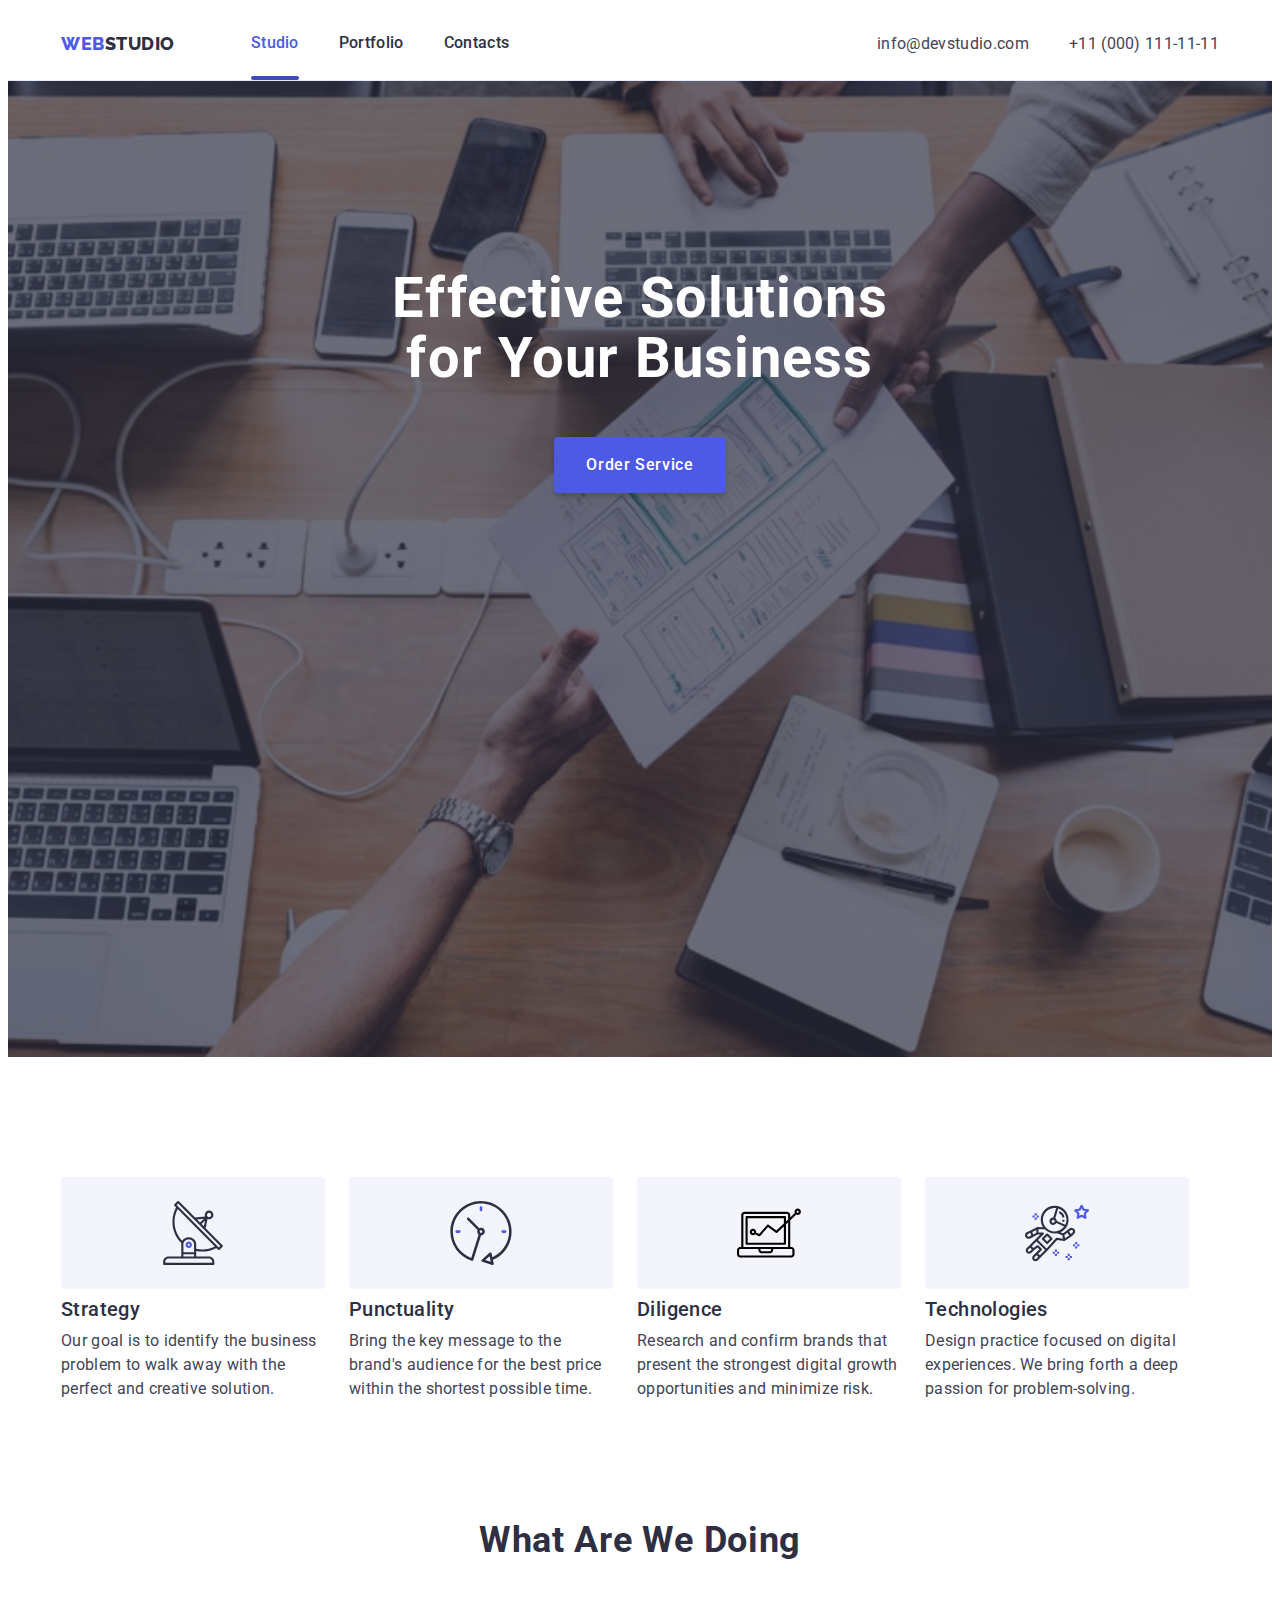
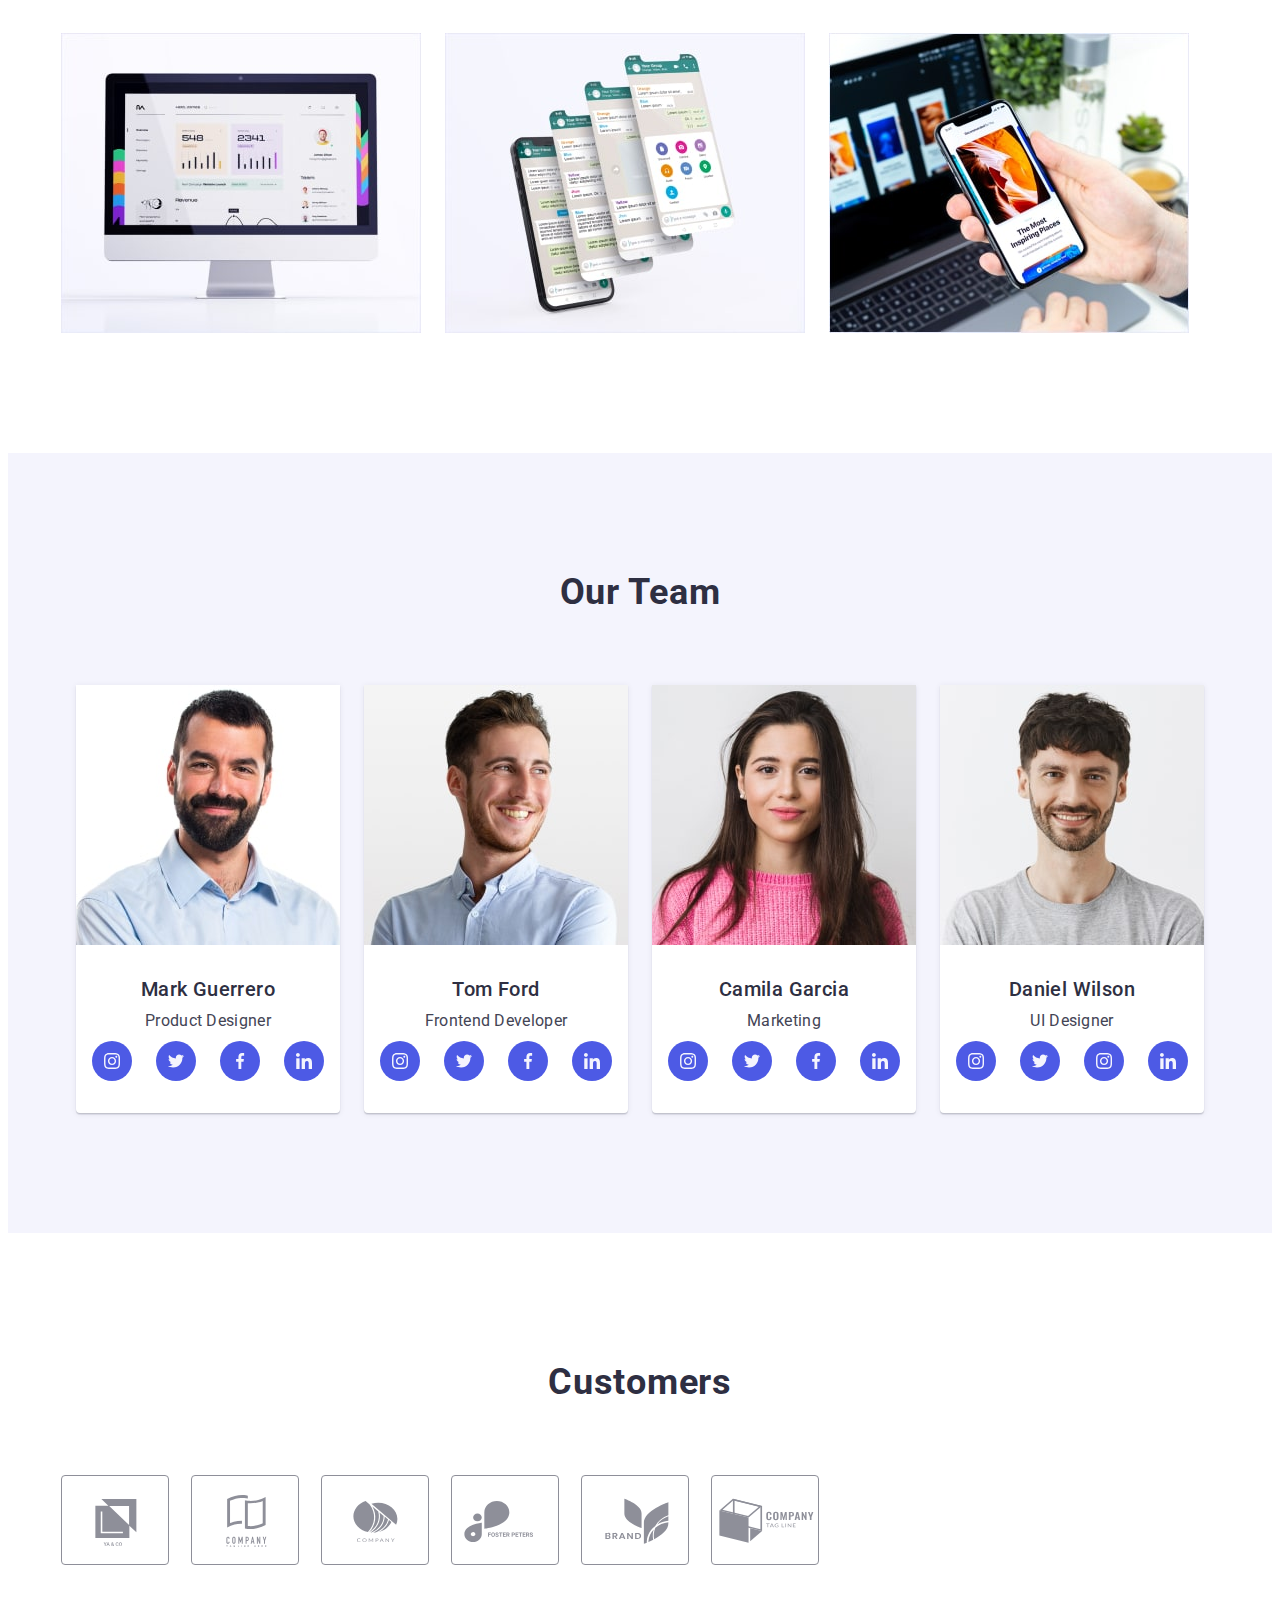
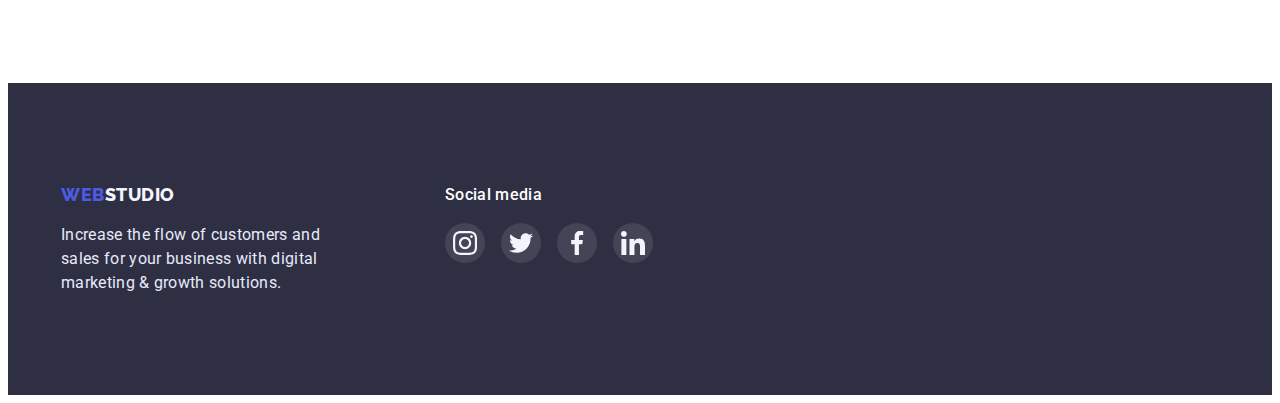
<file: index.html>
<!DOCTYPE html>
<html lang="en">
  <head>
    <meta charset="UTF-8" />
    <meta http-equiv="X-UA-Compatible" content="IE=edge" />
    <meta name="viewport" content="width=device-width, initial-scale=1.0" />
    <title>WebStudio</title>
    <link rel="stylesheet" href="https://cdnjs.cloudflare.com/ajax/libs/modern-normalize/1.1.0/modern-normalize.min.css" integrity="sha512-wpPYUAdjBVSE4KJnH1VR1HeZfpl1ub8YT/NKx4PuQ5NmX2tKuGu6U/JRp5y+Y8XG2tV+wKQpNHVUX03MfMFn9Q==" crossorigin="anonymous" referrerpolicy="no-referrer" />
    <link rel="preconnect" href="https://fonts.googleapis.com">
    <link rel="preconnect" href="https://fonts.gstatic.com" crossorigin>
    <link href="https://fonts.googleapis.com/css2?family=Raleway:wght@800&family=Roboto:wght@400;500;700;900&display=swap"
      rel="stylesheet">
    <link rel="stylesheet" href="./css/styles.css">
  </head>
  <body>
    <header class="header">
      <div class="container header-div">
        <nav class="nav-header">
          <a class="logo" href="./index.html"><span class="header-logo">Web</span>Studio</a>
          <ul class="menu ">
            <li class="menu-item">
              <a class="menu-list current line " href="./index.html">Studio</a>
            </li>
            <li class="menu-item">
              <a class="menu-list line" href="./portfolio.html">Portfolio</a>
            </li>
            <li class="menu-item">
              <a class="menu-list line" href="./contacts.html">Contacts</a>
            </li>
          </ul>
        </nav>
        <address class="address">
          <ul class="address-list">
            <li class="address-item">
              <a class="address-link-text" href="mailto:info@devstudio.com">info@devstudio.com</a>
            </li>
            <li class="address-item">
              <a class="address-link-text" href="tel:+110001111111">+11 (000) 111-11-11</a>
            </li>
          </ul>
        </address>
      </div>
    </header>
    <main>
      <section class="hero overlay">
        <div class="container">
          <h1 class="title-hero">Effective Solutions for Your Business</h1>
          <button class="btn-hero" data-modal-open type="button">Order Service</button>
        </div>
      </section>
      <section class="features">
        <div class="container">
          <h2 class="visually-hidden">Features</h2>
          <ul class="list-text">
            <li class="features-item icon-group">
              <div class="features-svg">
                <svg class="antenna" width="64" height="64">
                  <use href="./images/sprite.svg#icon-group"></use>
                </svg>
              </div>
              <h3 class="features-title">Strategy</h3>
              <p class="features-text">
                Our goal is to identify the business problem to walk away with the perfect and creative solution.
              </p>
            </li>
            <li class="features-item icon-time">
              <div class="features-svg">
                <svg class="clock" width="64" height="64">
                  <use href="./images/sprite.svg#icon-clock">
                  </use>
                </svg>
              </div>
              <h3 class="features-title">Punctuality</h3>
              <p class="features-text">
                Bring the key message to the brand's audience for the best price within the shortest possible time.
              </p>
            </li>
            <li class="features-item icon-comp">
              <div class="features-svg">
                <svg class="vector" width="64" height="64">
                  <use href="./images/sprite.svg#icon-vector"></use>
                </svg>
              </div>
              <h3 class="features-title">Diligence</h3>
              <p class="features-text">
                Research and confirm brands that present the strongest digital growth opportunities and minimize risk.
              </p>
            </li>
            <li class="features-item icon-astronaut">
              <div class="features-svg">
                <svg class="astronaut" width="64" height="64">
                  <use href="./images/sprite.svg#icon-astronaut"></use>
                </svg>
              </div>
              <h3 class="features-title">Technologies</h3>
              <p class="features-text">
                Design practice focused on digital experiences. We bring forth a deep passion for problem-solving.
              </p>
            </li>
          </ul>
        </div>
      </section>
      <section class="target">
        <div class="container">
          <h2 class="title-section">What are we doing</h2>
          <ul class="target-img">
            <li class="target-item">
              <img class="pfoto-img" src="./images/img1.jpg" alt="Desktop photo" class="target-img-block" width="360" />
            </li>
            <li class="target-item">
              <img class="pfoto-img" src="./images/img2.jpg" alt="Mobile photo" lass="target-img-block" width="360" />
            </li>
            <li class="target-item">
              <img class="photo-img" src="./images/img3.jpg" alt="Desktop and photo" lass="target-img-block" width="360" />
            </li>
          </ul>
        </div>
      </section>
      <section class="our-team">
        <div class="container">
          <h2 class="title-section">Our team</h2>
          <ul class="team-list">
            <li class="team-items">
              <img src="./images/img4.jpg" alt="Product Designer photo" width="264" />
              <div class="title-div">
                <h3 class="team-subtitle">Mark Guerrero</h3>
                <p class="text-team">Product Designer</p>
                <ul class="social-team-list">
                  <li class="social-team-list-item">
                    <a href="" class="social-team-link" target="_blank" rel="noopener no-referrer">
                      <svg class="social-team-icon" height="16" width="16">
                        <use href="./images/sprite.svg#icon-instagram"></use>
                      </svg>
                    </a>
                  </li>
                  <li class="social-team-list-item">
                    <a href="" class="social-team-link" target="_blank" rel="noopener no-referrer">
                      <svg class="social-team-icon" height="16" width="16">
                        <use href="./images/sprite.svg#icon-twitter"></use>
                      </svg>
                    </a>
                  </li>
                  <li class="social-team-list-item">
                    <a href="" class="social-team-link" target="_blank" rel="noopener no-referrer">
                      <svg class="social-team-icon" height="16" width="16">
                        <use href="./images/sprite.svg#icon-facebook"></use>
                      </svg>
                    </a>
                  </li>
                  <li class="social-team-list-item">
                    <a href="" class="social-team-link" target="_blank" rel="noopener no-referrer">
                      <svg class="social-team-icon" height="16" width="16">
                        <use href="./images/sprite.svg#icon-linkedin"></use>
                      </svg>
                    </a>
                  </li>
                </ul>
              </div>
            </li>
            <li class="team-items">
              <img src="./images/img5.jpg" alt="Frontend Developer photo" width="264" />
              <div class="title-div">
                <h3 class="team-subtitle">Tom Ford</h3>
                <p class="text-team">Frontend Developer</p>
                <ul class="social-team-list">
                  <li class="social-team-list-item">
                    <a href="" class="social-team-link" target="_blank" rel="noopener no-referrer">
                      <svg class="social-team-icon" height="16" width="16">
                        <use href="./images/sprite.svg#icon-instagram"></use>
                      </svg>
                    </a>
                  </li>
                  <li class="social-team-list-item">
                    <a href=""class="social-team-link" target="_blank" rel="noopener no-referrer">
                      <svg class="social-team-icon" height="16" width="16">
                        <use href="./images/sprite.svg#icon-twitter"></use>
                      </svg>
                    </a>
                  </li>
                  <li class="social-team-list-item">
                    <a href="" class="social-team-link" target="_blank" rel="noopener no-referrer">
                      <svg class="social-team-icon" height="16" width="16">
                        <use href="./images/sprite.svg#icon-facebook"></use>
                      </svg>
                    </a>
                  </li>
                  <li class="social-team-list-item">
                    <a href="" class="social-team-link" target="_blank" rel="noopener no-referrer">
                      <svg class="social-team-icon" height="16" width="16">
                        <use href="./images/sprite.svg#icon-linkedin"></use>
                      </svg>
                    </a>
                  </li>
                </ul>
              </div>
            </li>
            <li class="team-items">
              <img src="./images/img6.jpg" alt="Marketing employee photo" width="264" />
              <div class="title-div">
                <h3 class="team-subtitle"">Camila Garcia</h3>
                <p class="text-team">Marketing</p>
                <ul class="social-team-list">
                  <li class="social-team-list-item">
                    <a href="" class="social-team-link" target="_blank" rel="noopener no-referrer">
                      <svg class="social-team-icon" height="16" width="16">
                        <use href="./images/sprite.svg#icon-instagram"></use>
                      </svg>
                    </a>
                  </li>
                  <li class="social-team-list-item">
                    <a href=""class="social-team-link" target="_blank" rel="noopener no-referrer">
                      <svg class="social-team-icon" height="16" width="16">
                        <use href="./images/sprite.svg#icon-twitter"></use>
                      </svg>
                    </a>
                  </li>
                  <li class="social-team-list-item">
                    <a href="" class="social-team-link" target="_blank" rel="noopener no-referrer">
                      <svg class="social-team-icon" height="16" width="16">
                        <use href="./images/sprite.svg#icon-facebook"></use>
                      </svg>
                    </a>
                  </li>
                  <li class="social-team-list-item">
                    <a href="" class="social-team-link" target="_blank" rel="noopener no-referrer">
                      <svg class="social-team-icon" height="16" width="16">
                        <use href="./images/sprite.svg#icon-linkedin"></use>
                      </svg>
                    </a>
                  </li>
                </ul>
              </div>
            </li>
            <li class="team-items">
              <img src="./images/img7.jpg" alt="UI Designer photo" width="264" />
              <div class="title-div">
                <h3 class="team-subtitle"">Daniel Wilson</h3>
                <p class="text-team">UI Designer</p>
                <ul class="social-team-list">
                  <li class="social-team-list-item">
                    <a href="" class="social-team-link" target="_blank" rel="noopener no-referrer">
                      <svg class="social-team-icon" height="16" width="16">
                        <use href="./images/sprite.svg#icon-instagram"></use>
                      </svg>
                    </a>
                  </li>
                  <li class="social-team-list-item">
                    <a href="" class="social-team-link" target="_blank" rel="noopener no-referrer">
                      <svg class="social-team-icon" height="16" width="16">
                        <use href="./images/sprite.svg#icon-twitter"></use>
                      </svg>
                    </a>
                  </li>
                  <li class="social-team-list-item">
                    <a href="" class="social-team-link" target="_blank" rel="noopener no-referrer">
                      <svg class="social-icon" height="16" width="16">
                        <use href="./images/sprite.svg#icon-instagram"></use>
                      </svg>
                    </a>
                  </li>
                  <li class="social-team-list-item">
                    <a href="" class="social-team-link" target="_blank" rel="noopener no-referrer">
                      <svg class="social-icon" height="16" width="16">
                        <use href="./images/sprite.svg#icon-linkedin"></use>
                      </svg>
                    </a>
                  </li>
                </ul>
              </div>
            </li>
          </ul>
        </div>
      </section>
      <section class="customers">
        <div class="container">
          <h2 class="title-section">Customers</h2>
          <ul class="social-customers-list">
            <li class="social-customers-list-item">
              <a href="" class="social-customers-link" target="_blank" rel="noopener no-referrer">
                <svg class="social-icon" height="56" width="104">
                  <use href="./images/sprite.svg#icon-Logo-YA--CO"></use>
                </svg>
              </a>
            </li>
            <li class="social-customers-list-item">
              <a href=""class="social-customers-link" target="_blank" rel="noopener no-referrer">
                <svg class="social-icon" height="56" width="104">
                  <use href="./images/sprite.svg#icon-Logo-TAGLINE"></use>
                </svg>
              </a>
            </li>
              <li class="social-customers-list-item">
              <a href="" class="social-customers-link" target="_blank" rel="noopener no-referrer">
                <svg class="social-icon" height="56" width="104">
                  <use href="./images/sprite.svg#icon-Logo-COMPANY"></use>
                </svg>
              </a>
            </li>
            <li class="social-customers-list-item">
              <a href="" class="social-customers-link" target="_blank" rel="noopener no-referrer">
                <svg class="social-icon" height="56" width="104">
                  <use href="./images/sprite.svg#icon-Logo-FOSTER-PETERS"></use>
                </svg>
              </a>
            </li>
            <li class="social-customers-list-item">
              <a href="" class="social-customers-link" target="_blank" rel="noopener no-referrer">
                <svg class="social-icon" height="56" width="104">
                  <use href="./images/sprite.svg#icon-Logo-BRAND"></use>
                </svg>
              </a>
            </li>
            <li class="social-customers-list-item">
              <a href="" class="social-customers-link" target="_blank" rel="noopener no-referrer">
                <svg class="social-icon" height="56" width="104">
                  <use href="./images/sprite.svg#icon-Logo-TAG-LINE"></use>
                </svg>
              </a>
            </li>
          </ul>
        </div>
      </section>
    </main>
    <footer class="footer">
      <div class="container container-wrap">
        <div class="container-left">
          <a class="logo-footer" href="./index.html"><span class="begin-logo">Web</span>Studio</a>
          <p class="text-footer">
            Increase the flow of customers and sales for your business with digital marketing & growth solutions.
          </p>
        </div>
        <div class="container-right">
          <p class="text-social">Social media</p>
          <ul class="social-div-list">
            <li class="social-div-list-item">
              <a href="" class="social-link-footer" target="_blank" rel="noopener no-referrer">
                <svg class="social-icon" height="24" width="24">
                  <use href="./images/sprite.svg#icon-instagram"></use>
                </svg>
              </a>
            </li>
            <li class="social-div-list-item">
              <a href="" class="social-link-footer" target="_blank" rel="noopener no-referrer">
                <svg class="social-icon" height="24" width="24">
                  <use href="./images/sprite.svg#icon-twitter"></use>
                </svg>
              </a>
            </li>
            <li class="social-div-list-item">
              <a href="" class="social-link-footer" target="_blank" rel="noopener no-referrer">
                <svg class="social-icon" height="24" width="24">
                  <use href="./images/sprite.svg#icon-facebook"></use>
                </svg>
              </a>
            </li>
            <li class="social-div-list-item">
              <a href=""class="social-link-footer" target="_blank" rel="noopener no-referrer">
                <svg class="social-icon" height="24" width="24">
                  <use href="./images/sprite.svg#icon-linkedin"></use>
                </svg>
              </a>
            </li>
          </ul>
        </div>
      </div>
    </footer>
    <div  class="backdrop is-hidden" data-modal>
      <div class="modal">
        <button type="button" class="modal-btn" data-modal-close >
          <svg class="modal-svg"  width="8" height="8">
            <use href="./images/sprite.svg#icon-Close-Modal"></use>
          </svg></button>
          <!-- <p class="modal-title">Leave your contacts and we will call you back</p> -->
      </div> 
    </div>
    <script src="./js/modal.js"></script>
  </body>
  </html>
</file>
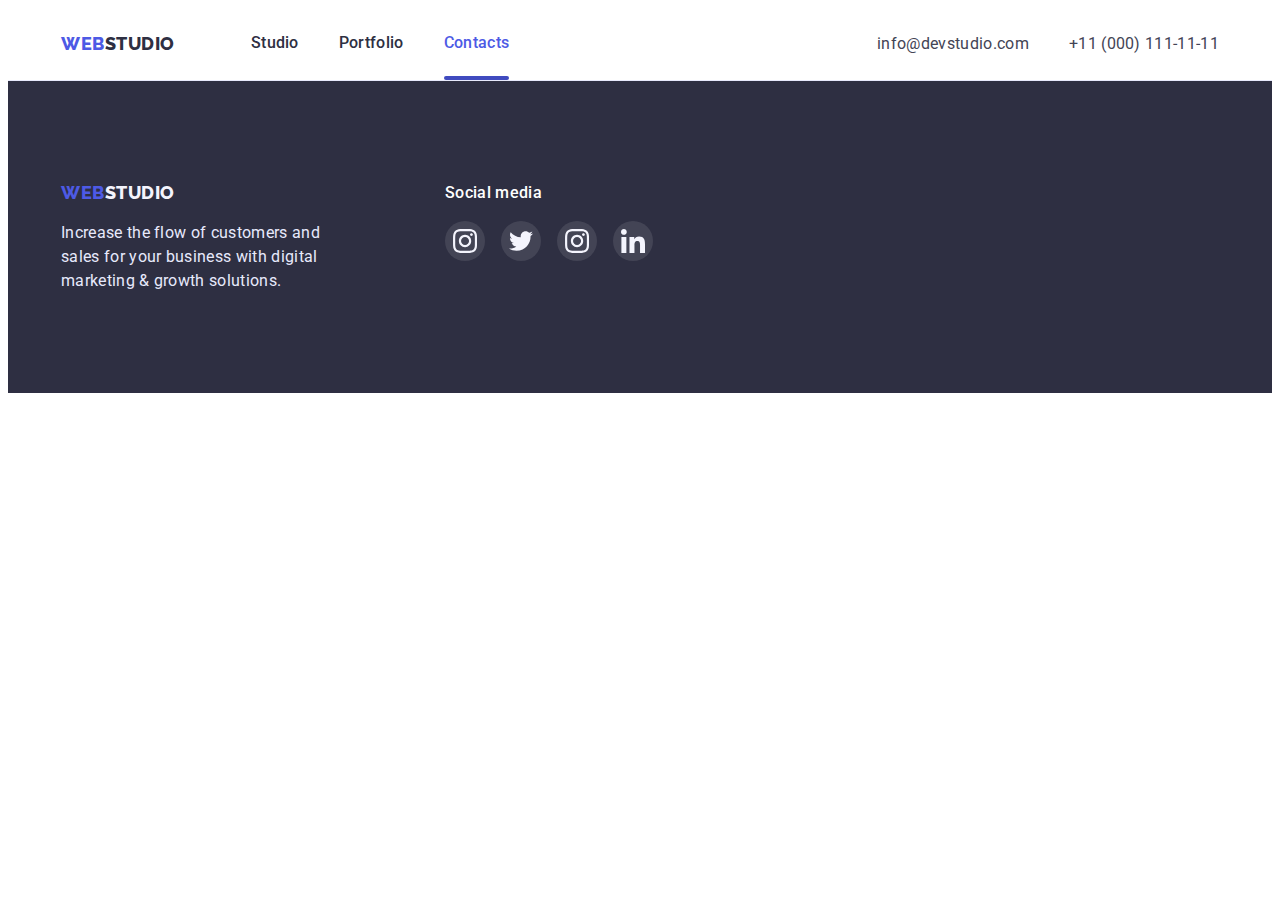
<file: contacts.html>
<!DOCTYPE html>
<html lang="en">
  <head>
    <meta charset="UTF-8" />
    <meta http-equiv="X-UA-Compatible" content="IE=edge" />
    <meta name="viewport" content="width=device-width, initial-scale=1.0" />
    <title>WebStudio</title>
    <link
      rel="stylesheet"
      href="https://cdnjs.cloudflare.com/ajax/libs/modern-normalize/1.1.0/modern-normalize.min.css"
      integrity="sha512-wpPYUAdjBVSE4KJnH1VR1HeZfpl1ub8YT/NKx4PuQ5NmX2tKuGu6U/JRp5y+Y8XG2tV+wKQpNHVUX03MfMFn9Q=="
      crossorigin="anonymous"
      referrerpolicy="no-referrer"
    />
    <link rel="preconnect" href="https://fonts.googleapis.com" />
    <link rel="preconnect" href="https://fonts.gstatic.com" crossorigin />
    <link
      href="https://fonts.googleapis.com/css2?family=Raleway:wght@800&family=Roboto:wght@400;500;700;900&display=swap"
      rel="stylesheet"
    />
    <link rel="stylesheet" href="./css/styles.css" />
  </head>
  <body>
    <header class="header">
      <div class="container header-div">
        <nav class="nav-header">
          <a class="logo" href="./index.html"
            ><span class="header-logo">Web</span>Studio</a
          >
          <ul class="menu">
            <li class="menu-item">
              <a class="menu-list line" href="./index.html">Studio</a>
            </li>
            <li class="menu-item">
              <a class="menu-list line" href="./portfolio.html">Portfolio</a>
            </li>
            <li class="menu-item">
              <a class="menu-list current line" href="./contacts.html">Contacts</a>
            </li>
          </ul>
        </nav>
        <address class="address">
          <ul class="address-list">
            <li class="address-item">
              <a class="address-link-text" href="mailto:info@devstudio.com"
                >info@devstudio.com</a
              >
            </li>
            <li class="address-item">
              <a class="address-link-text" href="tel:+110001111111"
                >+11 (000) 111-11-11</a
              >
            </li>
          </ul>
        </address>
      </div>
    </header>
    <main>
    
    </main>
     <footer class="footer">
      <div class="container container-wrap">
        <div class="container-left">
          <a class="logo-footer" href="./index.html"><span class="begin-logo">Web</span>Studio</a>
          <p class="text-footer">
            Increase the flow of customers and sales for your business with digital marketing & growth solutions.
          </p>
        </div>
        <div class="container-right">
          <p class="text-social">Social media</p>
          <ul class="social-div-list">
            <li class="social-div-list-item">
              <a href="" class="social-link-footer" target="_blank" rel="noopener no-referrer">
                <svg class="social-icon" height="24" width="24">
                  <use href="./images/sprite.svg#icon-instagram"></use>
                </svg>
              </a>
            </li>
            <li class="social-div-list-item">
              <a href="" class="social-link-footer" target="_blank" rel="noopener no-referrer">
                <svg class="social-icon" height="24" width="24">
                  <use href="./images/sprite.svg#icon-twitter"></use>
                </svg>
              </a>
            </li>
            <li class="social-div-list-item">
              <a href="" class="social-link-footer" target="_blank" rel="noopener no-referrer">
                <svg class="social-icon" height="24" width="24">
                  <use href="./images/sprite.svg#icon-instagram"></use>
                </svg>
              </a>
            </li>
            <li class="social-div-list-item">
              <a href=""class="social-link-footer" target="_blank" rel="noopener no-referrer">
                <svg class="social-icon" height="24" width="24">
                  <use href="./images/sprite.svg#icon-linkedin"></use>
                </svg>
              </a>
            </li>
          </ul>
        </div>
      </div>
    </footer>
  </body>
  </html> 
  </body>
</html>
</file>
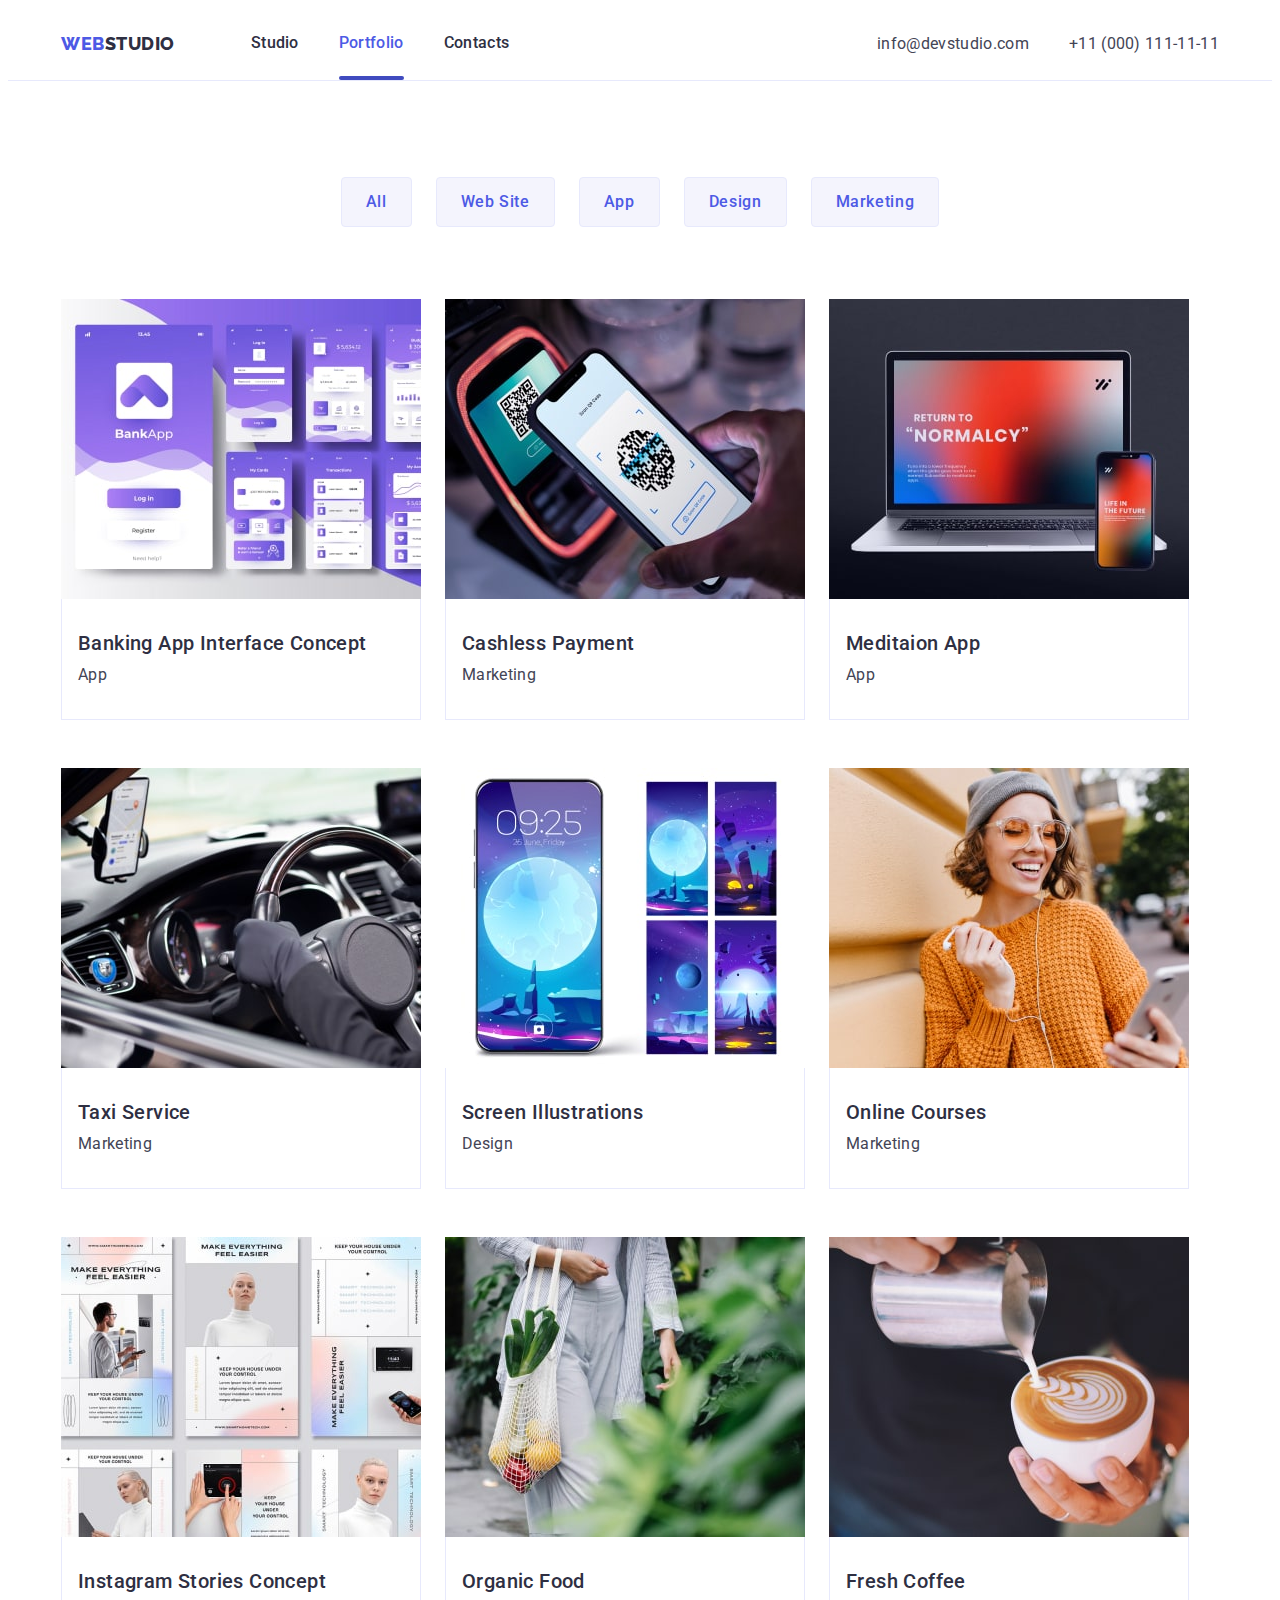
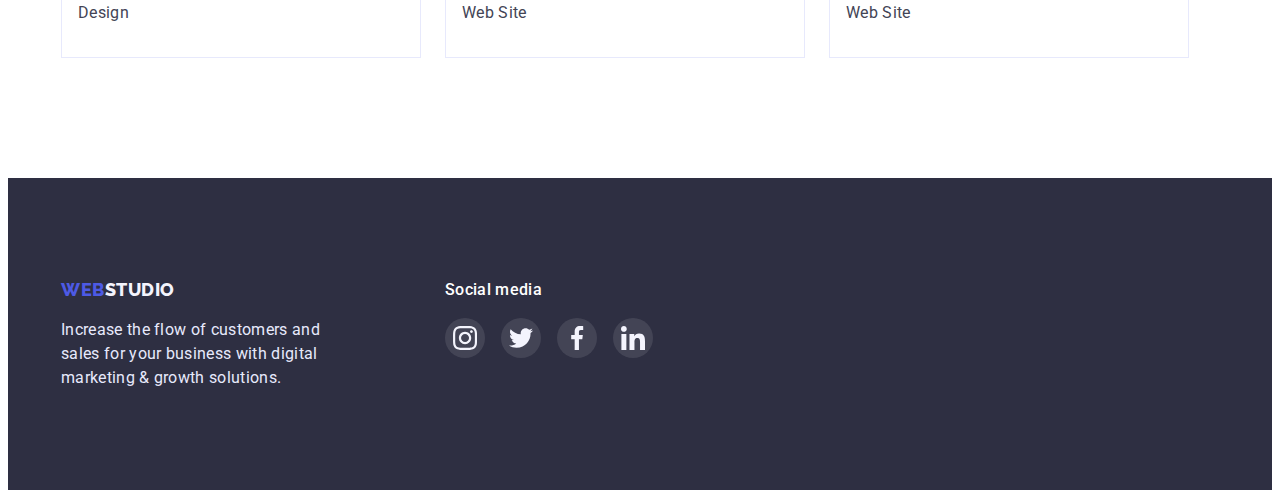
<file: portfolio.html>
<!DOCTYPE html>
<html lang="en">
  <head>
    <meta charset="UTF-8" />
    <meta http-equiv="X-UA-Compatible" content="IE=edge" />
    <meta name="viewport" content="width=device-width, initial-scale=1.0" />
    <meta charset="UTF-8" />
    <meta http-equiv="X-UA-Compatible" content="IE=edge" />
    <meta name="viewport" content="width=device-width, initial-scale=1.0" />
    <link
      rel="stylesheet"
      href="https://cdnjs.cloudflare.com/ajax/libs/modern-normalize/1.1.0/modern-normalize.min.css"
      integrity="sha512-wpPYUAdjBVSE4KJnH1VR1HeZfpl1ub8YT/NKx4PuQ5NmX2tKuGu6U/JRp5y+Y8XG2tV+wKQpNHVUX03MfMFn9Q=="
      crossorigin="anonymous"
      referrerpolicy="no-referrer"
    />
    <link rel="preconnect" href="https://fonts.googleapis.com" />
    <link rel="preconnect" href="https://fonts.gstatic.com" crossorigin />
    <link
      href="https://fonts.googleapis.com/css2?family=Raleway:wght@800&family=Roboto:wght@400;500;700;900&display=swap"
      rel="stylesheet"
    />
    <link rel="stylesheet" href="./css/styles.css" />
    <title>WebStudio3</title>
  </head>
  <body>
    <header class="header">
      <div class="container header-div">
        <nav class="nav-header">
          <a class="logo" href="./index.html"
            ><span class="header-logo">Web</span>Studio</a
          >
          <ul class="menu">
            <li class="menu-item">
              <a class="menu-list" href="./index.html">Studio</a>
            </li>
            <li class="menu-item">
              <a class="menu-list current line" href="./portfolio.html"
                >Portfolio</a
              >
            </li>
            <li class="menu-item">
              <a class="menu-list" href="./contacts.html">Contacts</a>
            </li>
          </ul>
        </nav>
        <address class="address">
          <ul class="address-list">
            <li class="address-item">
              <a class="address-link-text" href="mailto:info@devstudio.com"
                >info@devstudio.com</a
              >
            </li>
            <li class="address-item">
              <a class="address-link-text" href="tel:+110001111111"
                >+11 (000) 111-11-11</a
              >
            </li>
          </ul>
        </address>
      </div>
    </header>
    <main>
      <section class="portfolio">
        <div class="container">
          <h1 class="visually-hidden">Portfolio</h1>
          <ul class="filter">
            <li>
              <button class="filter-button">All</button>
            </li>
            <li>
              <button class="filter-button">Web Site</button>
            </li>
            <li>
              <button class="filter-button">App</button>
            </li>
            <li>
              <button class="filter-button">Design</button>
            </li>
            <li>
              <button class="filter-button">Marketing</button>
            </li>
          </ul>
          <ul class="portfolio-list">
            <li class="portfolio-item">
              <a class="portfolio-link" href="#">
                <div class="portfolio-wrap">
                  <img
                    src="./images/portfolio1.jpg"
                    alt="Bank-app"
                    width="360"
                  />
                  <p class="portfolio-overley-text">
                    14 Stylish and User-Friendly App Design Concepts · Task
                    Manager App · Calorie Tracker App · Exotic Fruit Ecommerce
                    App · Cloud Storage App
                  </p>
                </div>
                <div class="portfolio-div">
                  <h3 class="portfolio-title">Banking App Interface Concept</h3>
                  <p class="portfolio-text">App</p>
                </div>
              </a>
            </li>
            <li class="portfolio-item">
              <a class="portfolio-link" href="#">
                <div class="portfolio-wrap">
                  <img
                    src="./images/portfolio2.jpg"
                    alt="Cash-Payment"
                    width="360"
                  />
                  <p class="portfolio-overley-text">
                    14 Stylish and User-Friendly App Design Concepts · Task
                    Manager App · Calorie Tracker App · Exotic Fruit Ecommerce
                    App · Cloud Storage App
                  </p>
                </div>
                <div class="portfolio-div">
                  <h3 class="portfolio-title">Cashless Payment</h3>
                  <p class="portfolio-text">Marketing</p>
                </div>
              </a>
            </li>
            <li class="portfolio-item">
              <a class="portfolio-link" href="#">
                <div class="portfolio-wrap">
                  <img
                    src="./images/portfolio3.jpg"
                    alt="Meditaion App"
                    width="360"
                  />
                  <p class="portfolio-overley-text">
                    14 Stylish and User-Friendly App Design Concepts · Task
                    Manager App · Calorie Tracker App · Exotic Fruit Ecommerce
                    App · Cloud Storage App
                  </p>
                </div>
                <div class="portfolio-div">
                  <h3 class="portfolio-title">Meditaion App</h3>
                  <p class="portfolio-text">App</p>
                </div>
              </a>
            </li>
            <li class="portfolio-item">
              <a class="portfolio-link" href="#">
                <div class="portfolio-wrap">
                  <img
                    src="./images/portfolio4.jpg"
                    alt="Taxi-service"
                    width="360"
                  />
                  <p class="portfolio-overley-text">
                    14 Stylish and User-Friendly App Design Concepts · Task
                    Manager App · Calorie Tracker App · Exotic Fruit Ecommerce
                    App · Cloud Storage App
                  </p>
                </div>
                <div class="portfolio-div">
                  <h3 class="portfolio-title">Taxi Service</h3>
                  <p class="portfolio-text">Marketing</p>
                </div>
              </a>
            </li>
            <li class="portfolio-item">
              <a class="portfolio-link" href="#">
                <div class="portfolio-wrap">
                  <img
                    src="./images/portfolio5.jpg"
                    alt="Mobile design"
                    width="360"
                  />
                  <p class="portfolio-overley-text">
                    14 Stylish and User-Friendly App Design Concepts · Task
                    Manager App · Calorie Tracker App · Exotic Fruit Ecommerce
                    App · Cloud Storage App
                  </p>
                </div>
                <div class="portfolio-div">
                  <h3 class="portfolio-title">Screen Illustrations</h3>
                  <p class="portfolio-text">Design</p>
                </div>
              </a>
            </li>
            <li class="portfolio-item">
              <a class="portfolio-link" href="#">
                <div class="portfolio-wrap">
                  <img
                    src="./images/portfolio6.jpg"
                    alt="Online Courses"
                    width="360"
                  />
                  <p class="portfolio-overley-text">
                    14 Stylish and User-Friendly App Design Concepts · Task
                    Manager App · Calorie Tracker App · Exotic Fruit Ecommerce
                    App · Cloud Storage App
                  </p>
                </div>
                <div class="portfolio-div">
                  <h3 class="portfolio-title">Online Courses</h3>
                  <p class="portfolio-text">Marketing</p>
                </div>
              </a>
            </li>
            <li class="portfolio-item">
              <a class="portfolio-link" href="#">
                <div class="portfolio-wrap">
                  <img
                    src="./images/portfolio7.jpg"
                    alt="Stories Concept"
                    width="360"
                  />
                  <p class="portfolio-overley-text">
                    14 Stylish and User-Friendly App Design Concepts · Task
                    Manager App · Calorie Tracker App · Exotic Fruit Ecommerce
                    App · Cloud Storage App
                  </p>
                </div>
                <div class="portfolio-div">
                  <h3 class="portfolio-title">Instagram Stories Concept</h3>
                  <p class="portfolio-text">Design</p>
                </div>
              </a>
            </li>
            <li class="portfolio-item">
              <a class="portfolio-link" href="#">
                <div class="portfolio-wrap">
                  <img
                    src="./images/portfolio8.jpg"
                    alt="Organic Food"
                    width="360"
                  />
                  <p class="portfolio-overley-text">
                    14 Stylish and User-Friendly App Design Concepts · Task
                    Manager App · Calorie Tracker App · Exotic Fruit Ecommerce
                    App · Cloud Storage App
                  </p>
                </div>
                <div class="portfolio-div">
                  <h3 class="portfolio-title">Organic Food</h3>
                  <p class="portfolio-text">Web Site</p>
                </div>
              </a>
            </li>
            <li class="portfolio-item">
              <a class="portfolio-link" href="#">
                <div class="portfolio-wrap">
                  <img src="./images/portfolio9.jpg" alt="Coffee" width="360" />
                  <p class="portfolio-overley-text">
                    14 Stylish and User-Friendly App Design Concepts · Task
                    Manager App · Calorie Tracker App · Exotic Fruit Ecommerce
                    App · Cloud Storage App
                  </p>
                </div>
                <div class="portfolio-div">
                  <h3 class="portfolio-title">Fresh Coffee</h3>
                  <p class="portfolio-text">Web Site</p>
                </div>
              </a>
            </li>
          </ul>
        </div>
      </section>
    </main>
    <footer class="footer">
      <div class="container">
        <div class="container-wrap">
          <div class="container-left">
            <a class="logo-footer" href="./index.html"
              ><span class="begin-logo">Web</span>Studio</a
            >
            <p class="text-footer">
              Increase the flow of customers and sales for your business with
              digital marketing & growth solutions.
            </p>
          </div>
          <div class="container-right">
            <p class="text-social">Social media</p>
            <ul class="social-div-list">
              <li class="social-div-list-item">
                <a
                  href=""
                  class="social-link-footer"
                  target="_blank"
                  rel="noopener no-referrer"
                >
                  <svg class="social-icon" height="24" width="24">
                    <use href="./images/sprite.svg#icon-instagram"></use>
                  </svg>
                </a>
              </li>
              <li class="social-div-list-item">
                <a
                  href=""
                  class="social-link-footer"
                  target="_blank"
                  rel="noopener no-referrer"
                >
                  <svg class="social-icon" height="24" width="24">
                    <use href="./images/sprite.svg#icon-twitter"></use>
                  </svg>
                </a>
              </li>
              <li class="social-div-list-item">
                <a
                  href=""
                  class="social-link-footer"
                  target="_blank"
                  rel="noopener no-referrer"
                >
                  <svg class="social-icon" height="24" width="24">
                    <use href="./images/sprite.svg#icon-facebook"></use>
                  </svg>
                </a>
              </li>
              <li class="social-div-list-item">
                <a
                  href=""
                  class="social-link-footer"
                  target="_blank"
                  rel="noopener no-referrer"
                >
                  <svg class="social-icon" height="24" width="24">
                    <use href="./images/sprite.svg#icon-linkedin"></use>
                  </svg>
                </a>
              </li>
            </ul>
          </div>
        </div>
      </div>
    </footer>
  </body>
</html>
</file>
<file: css/styles.css>
:root {
  --color_iris: #4d5ae5;
  --color_ocean: #404bbf;
  --color_ocean_new: #404bbf;
  --color_navy-blue: #2e2f42;
  --color_green: #31d0aa;
  --color_slate: #434455;
  --color_light-slate: #8e8f99;
  --color_cornflower: #e7e9fc;
  --color_cloud: #f4f4fd;
  --color_navy-blue-modal: #2e2f42;
  --color_grey: #2e2f42;
  --color_white: #ffffff;
  --font_primary: "Roboto";
  --font_secondary: "Raleway";
  --hover-transition: 250ms cubic-bezier(0.4, 0, 0.2, 1);
}
/*------------------------------ ЗКИДАННЯ --------------------- */

body {
  font-family: var(--font_primary), "Arial", sans-serif;
  color: var(--color_slate);
  background-color: var(--color_white);
  font-size: 16px;
}

p,
h1,
h2,
h3,
h4,
h5,
h6 {
  margin: 0;
}
img {
  display: block;
  max-width: 100%;
  height: auto;
}
button {
  display: block;
  cursor: pointer;
  border: none;
  border-radius: 4px;
}
address {
  font-style: normal;
}
ul,
ol {
  list-style: none;
  padding-left: 0;
  margin: 0;
}

/* hidden elements class */
.visually-hidden {
  position: absolute;
  white-space: nowrap;
  width: 1px;
  height: 1px;
  overflow: hidden;
  border: 0;
  padding: 0;
  clip: rect(0 0 0 0);
  clip-path: inset(50%);
  margin: -1px;
}

/*---------------------------------- Header--------------------------- */
.header {
  border-bottom: 1px solid var(--color_cornflower);
}

.logo {
  font-family: var(--font_secondary, "Arial", sans-serif);
  font-weight: 800;
  font-size: 18px;
  line-height: 1.33;
  letter-spacing: 0.03em;
  text-transform: uppercase;
  text-decoration: none;
  color: var(--color_navy-blue);
  margin-right: 76px;
}

.header-logo {
  color: var(--color_iris);
}
.nav-header {
  display: flex;
  align-items: center;
  margin-right: auto;
}
.container {
  width: 100%;
  max-width: 1158px;
  padding-left: 15px;
  padding-right: 15px;
  margin: 0 auto;
}
.header-div {
  display: flex;
  align-items: center;
}

.menu {
  display: flex;
}

.menu-item:not(:last-child) {
  margin-right: 40px;
}

.menu-list {
  display: inline-block;
  padding-top: 24px;
  padding-bottom: 27px;
  font-weight: 500;
  line-height: 1.33;
  letter-spacing: 0.02em;
  color: var(--color_navy-blue);
  text-decoration: none;
  list-style: none;
  transition: color var(--hover-transition);
}

.menu-list:hover,
.menu-list:focus {
  color: var(--color_ocean);
}
.current {
  color: var(--color_iris);
}
.address-list {
  list-style: none;
  display: flex;
  padding-top: 24px;
  padding-bottom: 24px;
}

.address-link-text {
  line-height: 1.5;
  letter-spacing: 0.02em;
  color: var(--color_slate);
  text-decoration: none;
  font-style: normal;
  transition: color var(--hover-transition);
  /* because of default for a href="mail/tel: is italic */
}
.address-item:not(:last-child) {
  margin-right: 40px;
}
.address-link-text:hover,
.address-link-text:focus {
  color: var(--color_ocean);
}
.menu-item {
  position: relative;
}
.line::after {
  content: "";
  position: absolute;
  display: block;
  width: 100%;
  height: 4px;
  background-color: var(--color_ocean);
  border-radius: 2px;
  opacity: 0;
  bottom: 0;
  transition: var(--hover-transition), background-color var(--hover-transition);
}
.current::after {
  opacity: 1;
}

.backdrop.is-hidden {
  opacity: 0;
  pointer-events: none;
  visibility: hidden;
}
.backdrop {
  position: fixed;
  top: 0;
  left: 0%;
  width: 100%;
  height: 100%;
  background-color: rgba(0, 0, 0, 0.2);
  z-index: 100;
  opacity: 1;
  transition: visibility var(--hover-transition),
    opacity var(--hover-transition);
}
.modal {
  position: absolute;
  width: 408px;
  height: 516px;
  background-color: #fcfcfc;
  box-shadow: 0px 1px 1px rgba(0, 0, 0, 0.14), 0px 1px 3px rgba(0, 0, 0, 0.12),
    0px 2px 1px rgba(0, 0, 0, 0.2);
  border-radius: 4px;
  top: 50%;
  left: 50%;
  transform: translate(-50%, -50%);
  opacity: 1;
}
.modal-btn {
  position: absolute;
  display: flex;
  align-items: center;
  justify-content: center;
  background-color: #e7e9fc;
  width: 24px;
  height: 24px;
  border: 1px solid #e7e9fc;
  border-radius: 50%;

  top: 24px;
  right: 24px;
  transition: background-color var(--hover-transition),
    fill var(--hover-transition);
}
.modal-btn:hover,
.modal-btn:focus {
  background-color: #404bbf;
  fill: #ffffff;
}

--- ------Main section------------------------------ .hero {
  background-color: var(--color_navy-blue);
}
.overlay {
  max-width: 1440px;
  min-height: 600px;
  margin-left: auto;
  margin-right: auto;
  background-image: linear-gradient(
      to right,
      rgba(46, 47, 66, 0.7),
      rgba(46, 47, 66, 0.7)
    ),
    url(../images/people-office.jpg);
  background-position: center;
  background-repeat: no-repeat;
  background-size: cover;
  padding-top: 188px;
  padding-bottom: 188px;
}

.title-hero {
  font-weight: 700;
  width: 496px;
  font-size: 56px;
  line-height: 1.07;
  text-align: center;
  letter-spacing: 0.02em;
  color: var(--color_white);
  margin: 0 auto 48px auto;
}

.btn-hero {
  display: block;
  margin: 0 auto;
  background-color: var(--color_iris);
  box-shadow: 0px 4px 4px rgba(0, 0, 0, 0.15);
  border-radius: 4px;
  border-color: none;
  font-weight: 500;
  line-height: 1.5;
  text-align: center;
  letter-spacing: 0.04em;
  color: var(--color_white);
  min-width: 169px;
  cursor: pointer;
  font-family: inherit;
  font-size: 16px;
  padding: 16px 32px;
  transition: background-color var(--hover-transition),
    box-shadow var(--hover-transition);
}

.btn-hero:active,
.btn-hero:focus,
.btn-hero:hover {
  background-color: var(--color_ocean);
  box-shadow: 0px 3px 1px rgba(0, 0, 0, 0.1), 0px 2px 1px rgba(0, 0, 0, 0.08),
    0px 2px 2px rgba(0, 0, 0, 0.12);
  /* color: var(--color_white); */
}
/* -------------------------------Features section-------------------- */
.list-text {
  display: flex;
}
.features-item {
  width: 264px;
  margin-right: 24px;
}
.features-svg {
  display: flex;
  justify-content: center;
  align-items: center;
  width: 264px;
  height: 112px;
  background-color: var(--color_cloud);
  margin-bottom: 8px;
  border-radius: 4px;
}

.features-item:last-child {
  margin: 0;
}
.visually-hidden {
  position: absolute;
  width: 1px;
  height: 1px;
  margin: -1px;
  border: 0;
  padding: 0;
  white-space: nowrap;
  clip-path: inset(100%);
  clip: rect(0 0 0 0);
  overflow: hidden;
}
.features {
  padding-top: 120px;
  padding-bottom: 120px;
}
.features-title {
  font-weight: 500;
  font-size: 20px;
  line-height: 1.2;
  letter-spacing: 0.02em;
  color: var(--color_navy-blue);
  margin-bottom: 8px;
}

.features-text {
  line-height: 1.5;
  letter-spacing: 0.02em;
  font-size: 16px;
}

/* What are we doing */
.target {
  padding-bottom: 120px;
}
.target-img {
  display: flex;
  gap: 24px;
}

.target-img-block {
  display: block;
}

/*---------------------------- Our team---------------------------- */

.our-team {
  padding-top: 120px;
  padding-bottom: 120px;
  background-color: var(--color_cloud);
}

.title-section {
  margin-bottom: 72px;
  font-weight: 700;
  font-size: 36px;
  line-height: 1.11;
  text-align: center;
  letter-spacing: 0.02em;
  text-transform: capitalize;
  color: var(--color_navy-blue);
}

.team-list {
  display: flex;
  justify-content: center;
  gap: 24px;
}

.team-items {
  width: 264px;
  background-color: var(--color_white);
  box-shadow: 0px 1px 6px rgba(46, 47, 66, 0.08),
    0px 1px 1px rgba(46, 47, 66, 0.16), 0px 2px 1px rgba(46, 47, 66, 0.08);
  border-radius: 0px 0px 4px 4px;
}

.team-subtitle {
  font-weight: 500;
  font-size: 20px;
  line-height: 1.2;
  text-align: center;
  letter-spacing: 0.02em;
  color: var(--color_navy-blue);
  margin-bottom: 8px;
}

.text-team {
  line-height: 1.5;
  text-align: center;
  letter-spacing: 0.02em;
  margin-bottom: 8px;
}
.title-div {
  padding: 32px 16px;
}
.social-team-list {
  display: flex;
  justify-content: center;
  gap: 24px;
}
.social-team-list-item {
  width: 40px;
  height: 40px;
}
.social-team-link {
  width: 100%;
  height: 100%;
  display: flex;
  border-radius: 50%;
  align-items: center;
  justify-content: center;
  background-color: var(--color_iris);
  transition: background-color var(--hover-transition);
}
.social-team-link:is(:hover, :focus) {
  background-color: var(--color_ocean);
}

/* ---------------------CUSTOMERS------------------------------*/
.customers {
  padding-top: 130px;
  padding-bottom: 120px;
}

.social-customers-list {
  display: flex;
  gap: 24px;
}

.social-customers-list-item {
  width: calc((100%-120px) / 6);
  height: 88px;
}
.social-customers-link {
  width: 100%;
  height: 100%;
  display: flex;
  align-items: center;
  justify-content: center;
  border-radius: 4px;
  border: 1px solid currentColor;
  color: #8e8f99;
  transition: color var(--hover-transition);
}
.social-icon {
  fill: currentColor;
}
.social-customers-link:is(:hover, :focus) {
  color: var(--color_ocean);
}
/*--------------------------- FOOTER---------------------------------- */

.footer {
  padding-top: 100px;
  padding-bottom: 100px;
  background-color: var(--color_navy-blue);
}
.container-wrap {
  display: flex;
  gap: 120px;
}

.logo-footer {
  display: block;
  margin-bottom: 16px;
  font-family: var(--font_secondary, "Arial", sans-serif);
  font-weight: 800;
  font-size: 18px;
  line-height: 1.33;
  letter-spacing: 0.03em;
  text-transform: uppercase;
  text-decoration: none;
  color: var(--color_cloud);
  letter-spacing: 2%;
}

.begin-logo {
  color: var(--color_iris);
}

.text-footer {
  width: 264px;
  line-height: 1.5;
  letter-spacing: 0.02em;
  color: var(--color_cornflower);
}
.text-social {
  font-weight: 500;
  font-size: 16px;
  line-height: 1.5;
  letter-spacing: 0.02em;
  color: #ffffff;
  margin-bottom: 16px;
}

.social-div-list {
  display: flex;
  gap: 16px;
}

.social-div-list-item {
  width: 40px;
  height: 40px;
}
.social-link-footer {
  display: flex;
  width: 100%;
  height: 100%;
  justify-content: center;
  align-items: center;
  border-radius: 50%;
  background-color: rgba(255, 255, 255, 0.1);
  transition: background-color var(--hover-transition);
}
.social-link-footer:hover,
.social-link-footer:focus {
  background-color: #31d0aa;
}
/*------------------------------ PORTFOLIO---------------------------- */
.portfolio {
  padding-top: 96px;
  padding-bottom: 120px;
}
.portfolio-div {
  padding: 32px 16px;
  border-top: 0;
  border-right: 1px solid var(--color_cornflower);
  border-bottom: 1px solid var(--color_cornflower);
  border-left: 1px solid var(--color_cornflower);
}
.filter {
  display: flex;
  justify-content: center;
  gap: 24px;
  margin-bottom: 72px;
}

.filter-button {
  box-sizing: border-box;
  background-color: var(--color_cloud);
  border: 1px solid var(--color_cornflower);
  border-radius: 4px;
  font-weight: 500;
  line-height: 1.5;
  text-align: center;
  letter-spacing: 0.04em;
  color: var(--color_iris);
  cursor: pointer;
  font-family: inherit;
  font-size: 16px;
  padding: 12px 24px;
  transition: background-color var(--hover-transition),
    box-shadow var(--hover-transition), color var(--hover-transition),
    border-color var(--hover-transition);
}

.filter-button:active,
.filter-button:focus,
.filter-button:hover {
  background-color: var(--color_ocean);
  box-shadow: 0px 3px 1px rgba(0, 0, 0, 0.1), 0px 2px 1px rgba(0, 0, 0, 0.08),
    0px 2px 2px rgba(0, 0, 0, 0.12);
  color: var(--color_white);
  border-color: transparent;
}
.portfolio-list {
  display: flex;
  flex-wrap: wrap;
  gap: 48px 24px;
}

.portfolio-item {
  list-style: none;
  width: 360px;
}

.portfolio-link {
  display: block;
  text-decoration: none;
  transition: box-shadow var(--hover-transition);
}
.portfolio-title {
  font-weight: 500;
  font-size: 20px;
  line-height: 1.2;
  letter-spacing: 0.02em;
  color: var(--color_navy-blue);
  margin-bottom: 8px;
}

.portfolio-title:hover,
.portfolio-title:focus {
  color: var(--color_ocean);
  transition: color var(--hover-transition);
}

.portfolio-text {
  font-family: var(--font_primary);
  line-height: 1.5;
  letter-spacing: 0.02em;
  color: var(--color_slate);
}

.portfolio-text:hover,
.portfolio-text:focus {
  color: var(--color_ocean);
  transition: color var(--hover-transition);
}

.portfolio-link:hover,
.portfolio-link:focus {
  box-shadow: 0px 1px 6px rgba(46, 47, 66, 0.08),
    0px 1px 1px rgba(46, 47, 66, 0.16), 0px 2px 1px rgba(46, 47, 66, 0.08);
}

.portfolio-item {
}
.portfolio-link:hover .portfolio-overley-text,
.portfolio-link:focus .portfolio-overley-text {
  transform: translateY(0);
}
.portfolio-wrap {
  position: relative;
  overflow: hidden;
}

.portfolio-link {
}

.portfolio-overley-text {
  position: absolute;
  top: 0;
  font-weight: 400;
  font-size: 16px;
  line-height: 1.5;
  letter-spacing: 0.02em;
  background-color: #4d5ae5;
  color: var(--color_cloud);
  padding: 40px 32px 164px 32px;
  opacity: 0.9;
  height: 100%;
  transform: translateY(100%);
  transition: transform var(--hover-transition);
}
</file>
